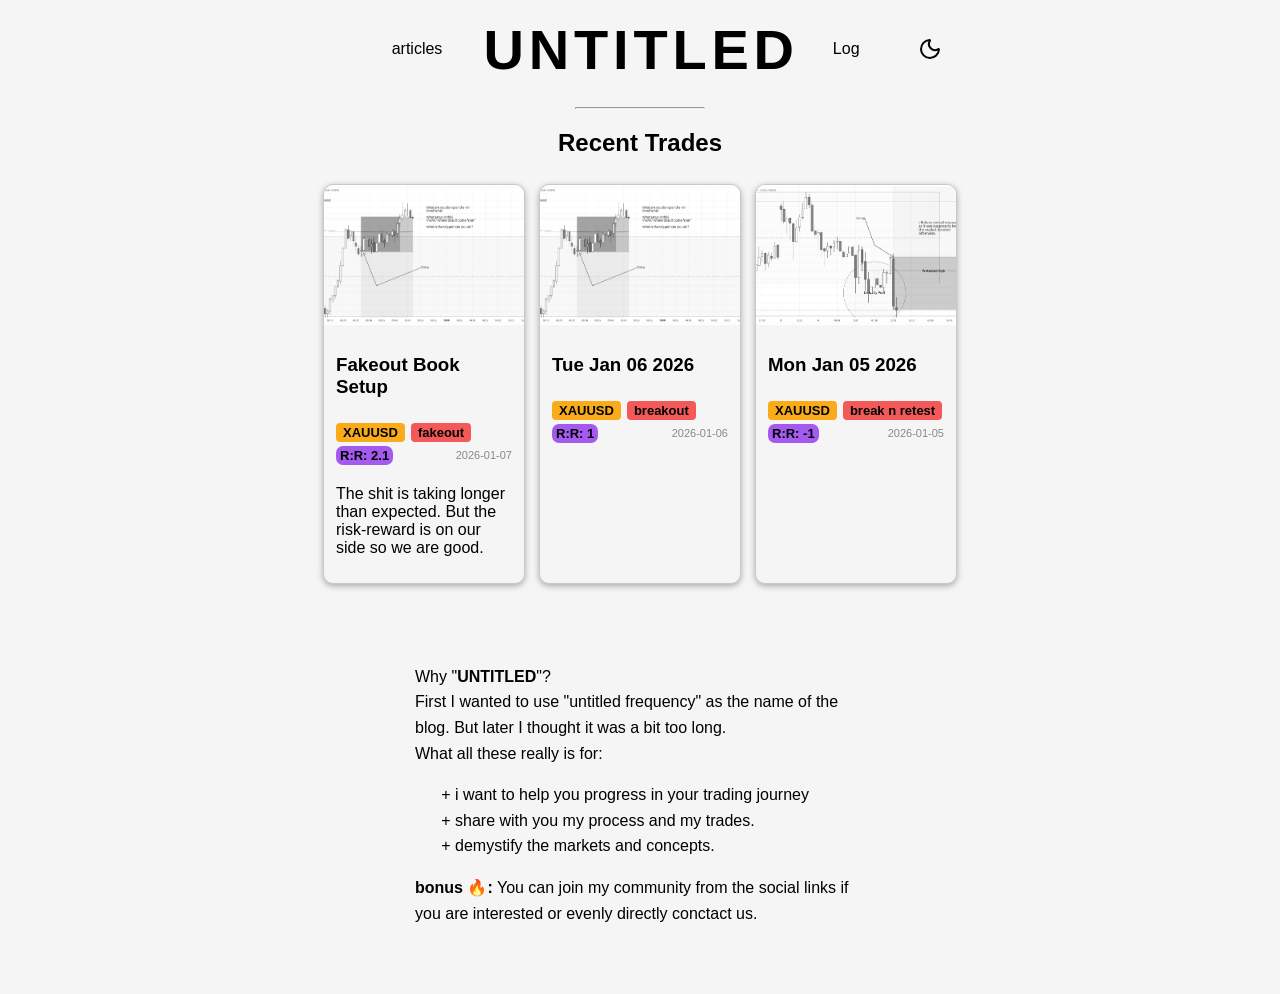
<file: index.html>
<!DOCTYPE html>
<html lang="en">

<head>
    <meta charset="UTF-8">
    <meta name="viewport" content="width=device-width, initial-scale=1.0">
    <title>Home</title>

    <link rel="stylesheet" href="assets/css/index.css">
    <script src="/assets/js/aesthetic.js"></script>

</head>

<body>
    <!--
        !important incomplete
        center
        nav:
            contains:
            - articles
            - tags
            - brand - UNTITLED
            - about us
            - contact us

            brand is at center while:
                - articles and contact us is at the left
                - FAQ and about us is at the right
    -->
    <nav>
        <a href="pages/articles.html" class="left">articles</a>
        <a href="index.html" class="brand">UNTITLED</a>
        <div class="right">
            <a href="">Log</a>
            <button id="btn"></button>
        </div>

    </nav>
    <hr width="10%">

    <!--
        journal.
        !important incomplete
        will contain the 3 recent journals. 
        display in cards in Obsidian base cards style.
        for each card:
            + title
            + date
            + preview of the content
            + chart image
            + tags
                (
                    trading-style (swing or day)
                    market
                    outcome in r-multiple
                )
    -->
    <h2 style="display: flex; justify-content: center;">Recent Trades</h2>
    <section id="recent-trades"></section>

    <!--
        about. 
        talking about the blog, 
        the why of the blog
        invite to join
    -->
    <section class="about">
        <p>
            Why "<b>UNTITLED</b>"? <br>
            First I wanted to use "untitled frequency" as the name of the blog. But later I thought it was a bit too
            long. <br>

            What all these really is for:
        <ul>
            <li>i want to help you progress in your trading journey</li>
            <li>share with you my process and my trades.</li>
            <li>demystify the markets and concepts.</li>
        </ul>
        <p>
            <b>bonus 🔥:</b> You can join my community from the social links if you are interested or evenly
            directly
            conctact us.
        </p>
        </p>
    </section>

    <script type="module" src="assets/js/recent.js"></script>
</body>

</html>
</file>
<file: assets/css/index.css>
:root {
    --bg-color: whitesmoke;
    --text-color: black;
}

:root[data-theme="dark"] {
    --bg-color: #131313d8;
    --text-color: white;
}

body {
    margin: 0;
    font-family: 'Ubuntu', sans-serif;
    color: var(--text-color);
    background-color: var(--bg-color);
    transition: background-color 0.3s ease, color 0.3s ease;
}

/*
    nav styles
*/

nav {
    display: flex;
    align-items: center;
    padding: 0.75rem 2rem;
}

#btn {
    background: none;
    border: none;
    cursor: pointer;
    color: inherit;
    display: flex;
    align-items: center;
    justify-content: center;
    transition: transform 0.5s ease;
}

#btn svg {
    width: 24px;
    height: 24px;
}

.left {
    flex: 1;
    display: flex;
    justify-content: flex-end;
    /* push link toward center */
    padding-right: 1.2rem;
}

.right {
    flex: 1;
    display: flex;
    justify-content: flex-start;
    padding-right: 1.8rem;
    gap: 2.5rem;
    /* increase this to push moon further from Log */
}

nav a {
    text-decoration: none;
    color: inherit;
    font-size: 1rem;
    padding: 0.3rem 0.75rem;
}

a {
    text-decoration: none;
    color: inherit;
}

/* 
    brand aesthetic
*/
.brand {
    font-size: 3.5rem;
    font-weight: bold;
    letter-spacing: 0.3rem;
    margin-left: 10px;
    margin-right: 10px;
}

/*
    theme toggle
    !important incomplete 
    task:
        + sun for white mode
        + moon for black mode
        + default is black mode
        + sun rotates into moon when toggled
        + moon rotates into sun when toggled
        + delay in between toggles
*/

button {
    border: none;
    background: fixed;
    font-size: 1.5rem;
}

/*
    about section aesthetic
*/

.about {
    max-width: 450px;
    margin: 2rem auto;
    padding: 20px;
    line-height: 1.6;
}

.about ul {
    list-style-type: "+ ";
    padding-left: 40px;
}

/*
    recent cards
*/

/* container — horizontal scrolling row */
#recent-trades {
    display: flex;
    flex-direction: row;
    justify-content: center;
    gap: 14px;
    overflow-x: auto;
    padding: 8px 4px 12px;
    align-items: stretch;
}

.trade-card {
    min-width: 180px;
    max-width: 200px;
    flex: 0 0 auto;
    /* prevent shrinking */
    display: flex;
    flex-direction: column;
    gap: 0;
    border-radius: 10px;
    overflow: hidden;
    border: 1px solid rgba(0, 0, 0, 0.179);
    box-shadow: 0 2px 6px rgba(0, 0, 0, 0.308);
    text-decoration: none;
    color: inherit;
    transition: transform 0.3s ease;
}

.trade-card:hover {
    transform: scale(1.04);
}

.trade-card__image-wrap {
    width: 100%;
    height: 140px;
    overflow: hidden;
    flex-shrink: 0;
}

.trade-card__image {
    width: 100%;
    height: 100%;
    object-fit: cover;
    object-position: center;
    display: block;
}

.trade-card__image--placeholder {
    width: 100%;
    height: 100%;
    background-color: #f0f0f0;
}

.trade-card__body {
    padding: 10px 12px;
    display: flex;
    flex-direction: column;
    gap: 6px;
}

/* market badge — color per ticker */
.trade-card__market {
    font-size: 13px;
    font-weight: 500;
    border-radius: 4px;
    font-weight: bold;
    padding: 2px 7px;
    background: rgb(250, 171, 26);
}

/* playbook pill */
.trade-card__playbook {
    font-size: 13px;
    font-weight: bold;
    border-radius: 4px;
    padding: 2px 7px;
    background: rgb(245, 82, 82, 0.95);
}

/* outcome badge */
.trade-card__outcome {
    font-size: 13px;
    font-weight: 500;
    border-radius: 4px;
}

.trade-card__date {
    font-size: 11px;
    color: #888;
    margin-left: auto;
}

.trade-card__meta-row {
    display: flex;
    align-items: center;
    gap: 6px;
    flex-wrap: wrap;
}

.rr {
    font-weight: bold;
    padding: 2px 4px;
    background: rgb(164, 90, 238);
    border-radius: 7px;
}
</file>
